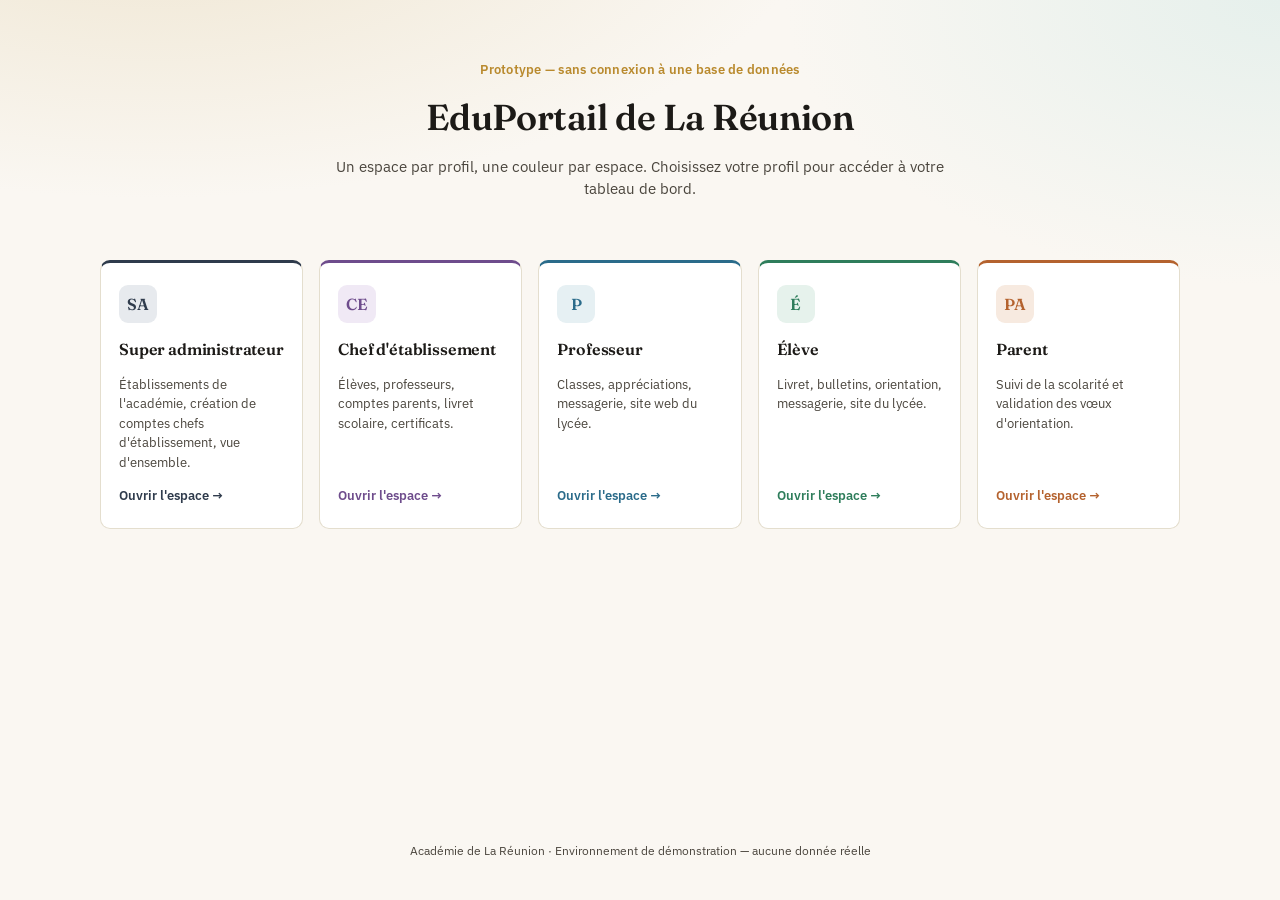
<file: index.html>
<!DOCTYPE html>
<html lang="fr">
<head>
<meta charset="UTF-8">
<meta name="viewport" content="width=device-width, initial-scale=1.0">
<title>EduPortail — Académie de La Réunion</title>
<link rel="stylesheet" href="style.css">
</head>
<body>

<div class="portal">

  <div class="portal-head">
    <div class="kicker">Prototype — sans connexion à une base de données</div>
    <h1>EduPortail de La Réunion</h1>
    <p>Un espace par profil, une couleur par espace. Choisissez votre profil pour accéder à votre tableau de bord.</p>
  </div>

  <div class="space-grid">

    <a class="space-card" style="--card-accent:var(--admin);--card-soft:var(--admin-soft)" href="#" data-role="admin">
      <div class="mark">SA</div>
      <h3>Super administrateur</h3>
      <p>Établissements de l'académie, création de comptes chefs d'établissement, vue d'ensemble.</p>
      <span class="go">Ouvrir l'espace →</span>
    </a>

    <a class="space-card" style="--card-accent:var(--chef);--card-soft:var(--chef-soft)" href="#" data-role="chef">
      <div class="mark">CE</div>
      <h3>Chef d'établissement</h3>
      <p>Élèves, professeurs, comptes parents, livret scolaire, certificats.</p>
      <span class="go">Ouvrir l'espace →</span>
    </a>

    <a class="space-card" style="--card-accent:var(--prof);--card-soft:var(--prof-soft)" href="#" data-role="prof">
      <div class="mark">P</div>
      <h3>Professeur</h3>
      <p>Classes, appréciations, messagerie, site web du lycée.</p>
      <span class="go">Ouvrir l'espace →</span>
    </a>

    <a class="space-card" style="--card-accent:var(--eleve);--card-soft:var(--eleve-soft)" href="#" data-role="eleve">
      <div class="mark">É</div>
      <h3>Élève</h3>
      <p>Livret, bulletins, orientation, messagerie, site du lycée.</p>
      <span class="go">Ouvrir l'espace →</span>
    </a>

    <a class="space-card" style="--card-accent:var(--parent);--card-soft:var(--parent-soft)" href="#" data-role="parent">
      <div class="mark">PA</div>
      <h3>Parent</h3>
      <p>Suivi de la scolarité et validation des vœux d'orientation.</p>
      <span class="go">Ouvrir l'espace →</span>
    </a>

  </div>

  <!-- Panneaux de connexion (un par rôle) -->
  <form class="login-panel" id="panel-admin" data-target="super-admin.html">
    <span class="role-tag" style="--role-accent:var(--admin);--role-soft:var(--admin-soft)"><span class="dot"></span>Super administrateur</span>
    <div class="field"><label>Identifiant académique</label><input type="text" placeholder="prenom.nom@ac-reunion.fr" required></div>
    <div class="field"><label>Mot de passe</label><input type="password" placeholder="••••••••" required></div>
    <button class="btn btn-primary" type="submit" style="width:100%;justify-content:center">Se connecter</button>
  </form>

  <form class="login-panel" id="panel-chef" data-target="chef-etablissement.html">
    <span class="role-tag" style="--role-accent:var(--chef);--role-soft:var(--chef-soft)"><span class="dot"></span>Chef d'établissement</span>
    <div class="field"><label>Établissement</label>
      <select required>
        <option value="">Sélectionner un établissement…</option>
      </select>
    </div>
    <div class="field"><label>Identifiant</label><input type="text" placeholder="prenom.nom" required></div>
    <div class="field"><label>Mot de passe</label><input type="password" placeholder="••••••••" required></div>
    <button class="btn btn-primary" type="submit" style="width:100%;justify-content:center">Se connecter</button>
  </form>

  <form class="login-panel" id="panel-prof" data-target="professeur.html">
    <span class="role-tag" style="--role-accent:var(--prof);--role-soft:var(--prof-soft)"><span class="dot"></span>Professeur</span>
    <div class="field"><label>Identifiant Pronote</label><input type="text" placeholder="prenom.nom" required></div>
    <div class="field"><label>Mot de passe</label><input type="password" placeholder="••••••••" required></div>
    <button class="btn btn-primary" type="submit" style="width:100%;justify-content:center">Se connecter</button>
  </form>

  <form class="login-panel" id="panel-eleve" data-target="eleve.html">
    <span class="role-tag" style="--role-accent:var(--eleve);--role-soft:var(--eleve-soft)"><span class="dot"></span>Élève</span>
    <div class="field"><label>INE</label><input type="text" placeholder="0741234567A" required></div>
    <div class="field"><label>Mot de passe</label><input type="password" placeholder="••••••••" required></div>
    <button class="btn btn-primary" type="submit" style="width:100%;justify-content:center">Se connecter</button>
  </form>

  <form class="login-panel" id="panel-parent" data-target="parent.html">
    <span class="role-tag" style="--role-accent:var(--parent);--role-soft:var(--parent-soft)"><span class="dot"></span>Parent</span>
    <div class="field"><label>Identifiant</label><input type="text" placeholder="prenom.nom" required></div>
    <div class="field"><label>Mot de passe</label><input type="password" placeholder="••••••••" required></div>
    <button class="btn btn-primary" type="submit" style="width:100%;justify-content:center">Se connecter</button>
  </form>

  <footer class="foot">Académie de La Réunion · Environnement de démonstration — aucune donnée réelle</footer>
</div>

<script src="data.js"></script>
<script>
  const cards = document.querySelectorAll('.space-card');
  const panels = document.querySelectorAll('.login-panel');

  // Remplit la liste des établissements dans le panneau "chef d'établissement"
  const sel = document.querySelector('#panel-chef select');
  ETABLISSEMENTS.forEach(e=>{
    const opt = document.createElement('option');
    opt.textContent = `${e.nom} — ${e.commune}`;
    sel.appendChild(opt);
  });

  cards.forEach(card=>{
    card.addEventListener('click', (e)=>{
      e.preventDefault();
      const role = card.dataset.role;
      panels.forEach(p=> p.classList.toggle('open', p.id === 'panel-'+role));
      document.getElementById('panel-'+role).scrollIntoView({behavior:'smooth', block:'center'});
    });
  });

  panels.forEach(panel=>{
    panel.addEventListener('submit', (e)=>{
      e.preventDefault();
      window.location.href = panel.dataset.target;
    });
  });
</script>
</body>
</html>
</file>
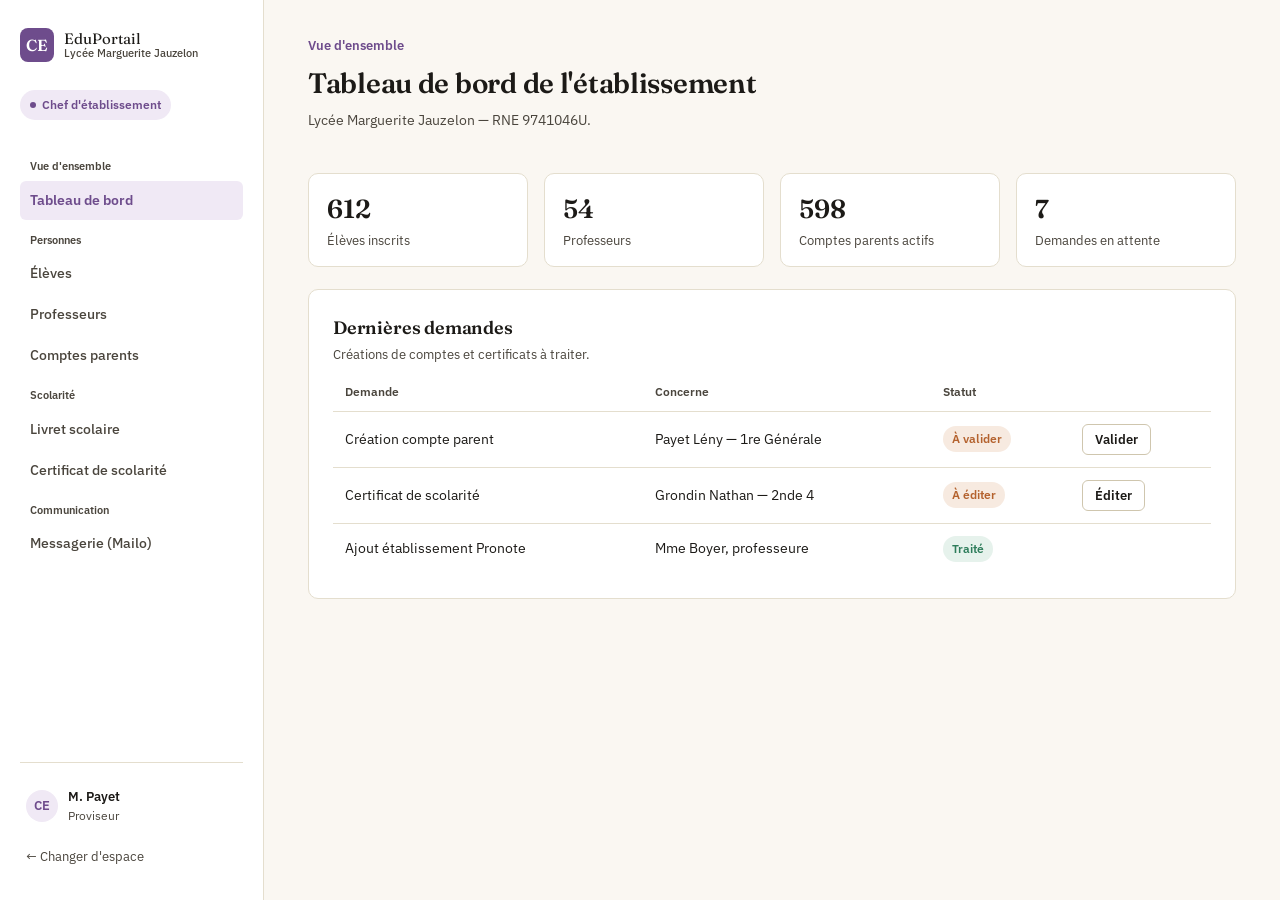
<file: chef-etablissement.html>
<!DOCTYPE html>
<html lang="fr">
<head>
<meta charset="UTF-8">
<meta name="viewport" content="width=device-width, initial-scale=1.0">
<title>Chef d'établissement — EduPortail</title>
<link rel="stylesheet" href="style.css">
<style>:root{--role-accent:var(--chef);--role-soft:var(--chef-soft);}</style>
</head>
<body>
<div class="app">

  <aside class="sidebar">
    <a class="brand" href="index.html">
      <div class="brand-mark">CE</div>
      <div class="brand-text">EduPortail<small>Lycée Marguerite Jauzelon</small></div>
    </a>
    <span class="role-tag"><span class="dot"></span>Chef d'établissement</span>

    <nav class="nav">
      <div class="nav-label">Vue d'ensemble</div>
      <a class="navlink active" data-nav="tableau">Tableau de bord</a>

      <div class="nav-label">Personnes</div>
      <a class="navlink" data-nav="eleves">Élèves</a>
      <a class="navlink" data-nav="professeurs">Professeurs</a>
      <a class="navlink" data-nav="parents">Comptes parents</a>

      <div class="nav-label">Scolarité</div>
      <a class="navlink" data-nav="livret">Livret scolaire</a>
      <a class="navlink" data-nav="certificat">Certificat de scolarité</a>

      <div class="nav-label">Communication</div>
      <a class="navlink" data-nav="messagerie">Messagerie (Mailo)</a>
    </nav>

    <div class="sidebar-foot">
      <div class="user-chip">
        <div class="avatar">CE</div>
        <div><div class="user-name">M. Payet</div><div class="user-role">Proviseur</div></div>
      </div>
      <a class="logout" href="index.html">← Changer d'espace</a>
    </div>
  </aside>

  <main class="main">

    <!-- TABLEAU DE BORD -->
    <section id="view-tableau" class="view">
      <div class="topbar">
        <div>
          <div class="eyebrow">Vue d'ensemble</div>
          <h1 class="page-title">Tableau de bord de l'établissement</h1>
          <p class="page-sub">Lycée Marguerite Jauzelon — RNE 9741046U.</p>
        </div>
      </div>
      <div class="grid grid-4" style="margin-bottom:22px">
        <div class="stat"><div class="n">612</div><div class="l">Élèves inscrits</div></div>
        <div class="stat"><div class="n">54</div><div class="l">Professeurs</div></div>
        <div class="stat"><div class="n">598</div><div class="l">Comptes parents actifs</div></div>
        <div class="stat"><div class="n">7</div><div class="l">Demandes en attente</div></div>
      </div>
      <div class="section">
        <div class="section-head"><div><h2>Dernières demandes</h2><p>Créations de comptes et certificats à traiter.</p></div></div>
        <table>
          <thead><tr><th>Demande</th><th>Concerne</th><th>Statut</th><th></th></tr></thead>
          <tbody>
            <tr><td>Création compte parent</td><td>Payet Lény — 1re Générale</td><td><span class="badge badge-amber">À valider</span></td><td><button class="btn btn-sm" onclick="toast('Compte parent validé')">Valider</button></td></tr>
            <tr><td>Certificat de scolarité</td><td>Grondin Nathan — 2nde 4</td><td><span class="badge badge-amber">À éditer</span></td><td><button class="btn btn-sm" onclick="go('certificat')">Éditer</button></td></tr>
            <tr><td>Ajout établissement Pronote</td><td>Mme Boyer, professeure</td><td><span class="badge badge-green">Traité</span></td><td></td></tr>
          </tbody>
        </table>
      </div>
    </section>

    <!-- ÉLÈVES -->
    <section id="view-eleves" class="view" style="display:none">
      <div class="topbar">
        <div><div class="eyebrow">Personnes</div><h1 class="page-title">Élèves</h1><p class="page-sub">Élèves rattachés à cet établissement, identifiés par leur INE.</p></div>
      </div>
      <div class="note" style="margin-bottom:18px">L'inscription d'un élève se fait uniquement depuis le compte <strong>Super Administrateur</strong> (rattachement par INE et RNE). Le chef d'établissement consulte ici la liste des élèves déjà inscrits.</div>
      <div class="section">
        <table>
          <thead><tr><th>Élève</th><th>INE</th><th>Classe</th><th></th></tr></thead>
          <tbody id="tbl-eleves"></tbody>
        </table>
      </div>
    </section>

    <!-- PROFESSEURS -->
    <section id="view-professeurs" class="view" style="display:none">
      <div class="topbar">
        <div><div class="eyebrow">Personnes</div><h1 class="page-title">Professeurs</h1><p class="page-sub">Un professeur intervenant dans un second lycée y possède un compte établissement distinct.</p></div>
        <button class="btn btn-primary" onclick="toast('Formulaire de création — prototype')">+ Créer un compte</button>
      </div>
      <div class="section">
        <table>
          <thead><tr><th>Professeur</th><th>Matière</th><th>Établissement(s) Pronote</th><th></th></tr></thead>
          <tbody>
            <tr><td>Mme Boyer</td><td>Mathématiques</td><td>Jauzelon <span class="badge badge-grey">+ Lépervanche</span></td><td><button class="btn btn-sm" onclick="toast('Fiche professeur — prototype')">Ouvrir</button></td></tr>
            <tr><td>M. Ricquebourg</td><td>Histoire-Géographie</td><td>Jauzelon</td><td><button class="btn btn-sm" onclick="toast('Fiche professeur — prototype')">Ouvrir</button></td></tr>
            <tr><td>Mme Lauret</td><td>Anglais</td><td>Jauzelon</td><td><button class="btn btn-sm" onclick="toast('Fiche professeur — prototype')">Ouvrir</button></td></tr>
          </tbody>
        </table>
      </div>
    </section>

    <!-- PARENTS -->
    <section id="view-parents" class="view" style="display:none">
      <div class="topbar">
        <div><div class="eyebrow">Personnes</div><h1 class="page-title">Comptes parents</h1><p class="page-sub">Un compte parent est créé par le chef d'établissement et rattaché à l'INE de son enfant.</p></div>
        <button class="btn btn-primary" onclick="toast('Formulaire de création — prototype')">+ Créer un compte parent</button>
      </div>
      <form class="section grid grid-2" onsubmit="event.preventDefault(); toast('Compte parent créé et rattaché');" style="margin-bottom:22px">
        <div class="field"><label>Nom du parent</label><input type="text" required></div>
        <div class="field"><label>Prénom du parent</label><input type="text" required></div>
        <div class="field"><label>INE de l'enfant à rattacher</label><input type="text" required placeholder="0741234567A"></div>
        <div class="field"><label>E-mail</label><input type="email" required></div>
        <div style="grid-column:1/-1"><button class="btn btn-primary" type="submit">Créer le compte</button></div>
      </form>
      <div class="section">
        <table>
          <thead><tr><th>Parent</th><th>Enfant rattaché</th><th>Statut</th></tr></thead>
          <tbody>
            <tr><td>Mme Payet</td><td>Lény Payet — 1re Générale</td><td><span class="badge badge-green">Actif</span></td></tr>
            <tr><td>M. Grondin</td><td>Nathan Grondin — 2nde 4</td><td><span class="badge badge-green">Actif</span></td></tr>
          </tbody>
        </table>
      </div>
    </section>

    <!-- LIVRET SCOLAIRE -->
    <section id="view-livret" class="view" style="display:none">
      <div class="topbar">
        <div><div class="eyebrow">Scolarité</div><h1 class="page-title">Livret scolaire annuel</h1><p class="page-sub">Saisie manuelle en attendant la remontée automatique depuis Pronote.</p></div>
      </div>
      <div class="section">
        <div class="section-head"><div><h2>Livret — Payet Lény, 1re Générale</h2></div></div>
        <table>
          <thead><tr><th>Matière</th><th>Moyenne annuelle</th><th>Appréciation</th></tr></thead>
          <tbody id="tbl-livret"></tbody>
        </table>
        <form class="grid grid-3" style="margin-top:18px" onsubmit="return ajouterMatiere(event)">
          <div class="field"><label>Matière</label><input type="text" id="lv-matiere" required></div>
          <div class="field"><label>Moyenne annuelle</label><input type="text" id="lv-moyenne" required placeholder="14,5/20"></div>
          <div class="field"><label>Appréciation</label><input type="text" id="lv-appreciation" required></div>
          <div><button class="btn btn-primary" type="submit">Ajouter la matière</button></div>
        </form>
      </div>
    </section>

    <!-- CERTIFICAT DE SCOLARITÉ -->
    <section id="view-certificat" class="view" style="display:none">
      <div class="topbar">
        <div><div class="eyebrow">Scolarité</div><h1 class="page-title">Certificat de scolarité</h1><p class="page-sub">Génération d'une attestation pour un élève de l'établissement.</p></div>
      </div>
      <form class="section grid grid-2" onsubmit="event.preventDefault(); toast('Certificat généré (PDF) — prototype')">
        <div class="field"><label>Élève</label>
          <select required><option>Payet Lény — 1re Générale</option><option>Grondin Nathan — 2nde 4</option></select>
        </div>
        <div class="field"><label>Année scolaire</label><input type="text" value="2026-2027" required></div>
        <div style="grid-column:1/-1"><button class="btn btn-primary" type="submit">Générer le certificat</button></div>
      </form>
    </section>

    <!-- MESSAGERIE -->
    <section id="view-messagerie" class="view" style="display:none">
      <div class="topbar">
        <div><div class="eyebrow">Communication</div><h1 class="page-title">Messagerie (Mailo)</h1><p class="page-sub">Boîte de messages de l'établissement.</p></div>
      </div>
      <div class="mail-layout">
        <div class="mail-list" id="mail-list"></div>
        <div class="mail-body" id="mail-body"></div>
      </div>
    </section>

  </main>
</div>

<script src="data.js"></script>
<script>
  function go(id){
    document.querySelectorAll('.view').forEach(v=>v.style.display='none');
    document.getElementById('view-'+id).style.display='block';
    document.querySelectorAll('.navlink').forEach(a=>a.classList.toggle('active', a.dataset.nav===id));
    window.scrollTo({top:0,behavior:'smooth'});
  }
  document.querySelectorAll('.navlink').forEach(a=>{
    a.addEventListener('click', e=>{ e.preventDefault(); go(a.dataset.nav); });
  });

  document.getElementById('tbl-eleves').innerHTML = ELEVES.map(el=>
    `<tr><td><strong>${el.prenom} ${el.nom}</strong></td><td><code>${el.ine}</code></td><td>${el.classe}</td>
     <td><button class="btn btn-sm" onclick="toast('Fiche élève — prototype')">Ouvrir</button></td></tr>`
  ).join('');

  const LIVRET = [
    {matiere:"Mathématiques", moyenne:"14,5/20", appreciation:"Bon trimestre, poursuivre les efforts en géométrie."},
    {matiere:"Français", moyenne:"12,8/20", appreciation:"Participation à renforcer à l'oral."},
  ];
  function renderLivret(){
    document.getElementById('tbl-livret').innerHTML = LIVRET.map(l=>
      `<tr><td>${l.matiere}</td><td>${l.moyenne}</td><td>${l.appreciation}</td></tr>`).join('');
  }
  renderLivret();
  function ajouterMatiere(ev){
    ev.preventDefault();
    LIVRET.push({
      matiere: document.getElementById('lv-matiere').value,
      moyenne: document.getElementById('lv-moyenne').value,
      appreciation: document.getElementById('lv-appreciation').value
    });
    renderLivret();
    ev.target.reset();
    toast('Matière ajoutée au livret');
    return false;
  }

  let activeMail = 0;
  function renderMail(){
    document.getElementById('mail-list').innerHTML = MAILS.map((m,i)=>
      `<div class="mail-item ${i===activeMail?'active':''}" onclick="selectMail(${i})">
        <div class="from">${m.from}</div><div class="subj">${m.subject}</div><div class="prev">${m.preview}</div>
      </div>`).join('');
    const m = MAILS[activeMail];
    document.getElementById('mail-body').innerHTML = `<h3 style="margin-bottom:4px">${m.subject}</h3><div class="muted" style="font-size:13px;margin-bottom:16px">De ${m.from}</div><div style="white-space:pre-line;font-size:14px">${m.body}</div>`;
  }
  function selectMail(i){ activeMail=i; renderMail(); }
  renderMail();
</script>
</body>
</html>
</file>
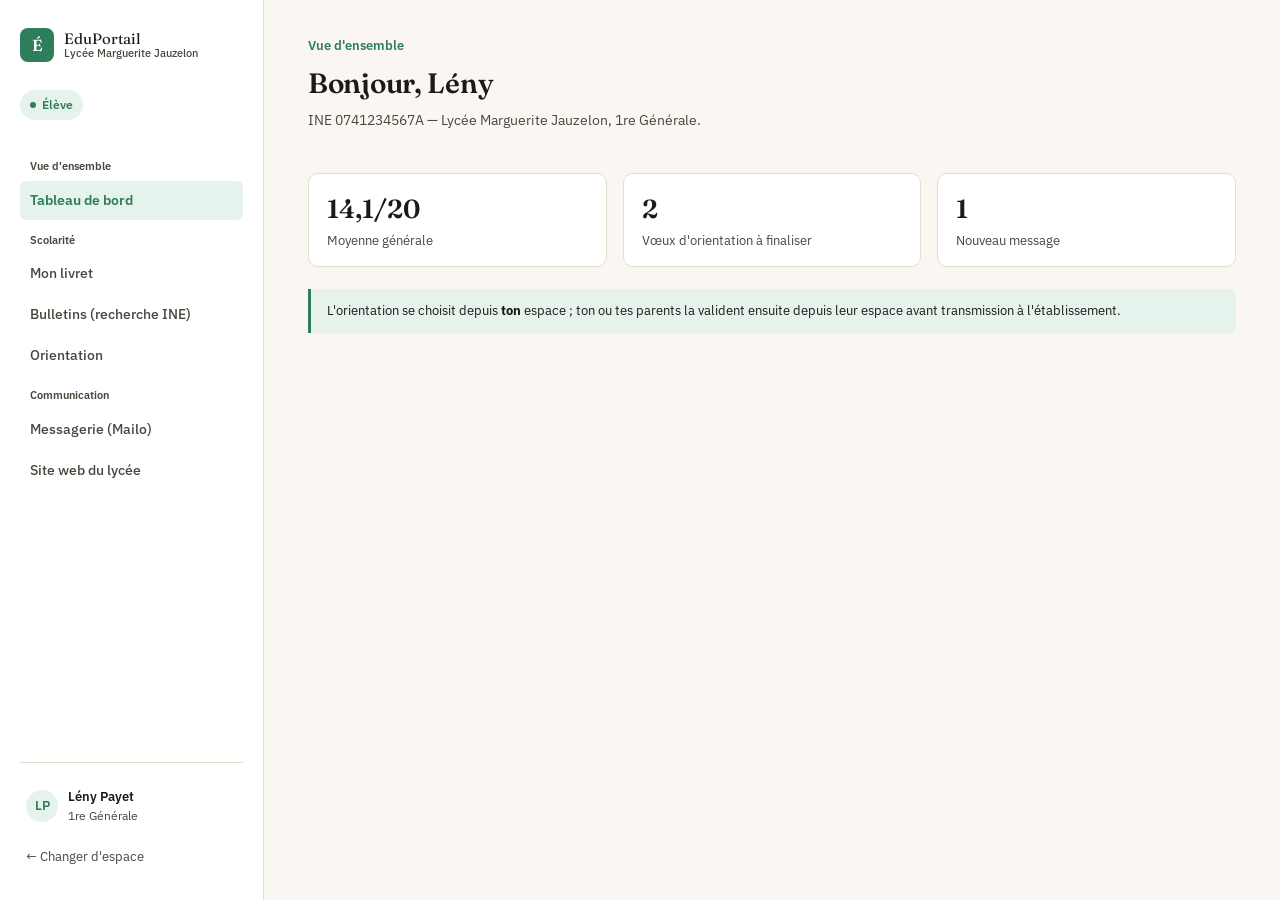
<file: eleve.html>
<!DOCTYPE html>
<html lang="fr">
<head>
<meta charset="UTF-8">
<meta name="viewport" content="width=device-width, initial-scale=1.0">
<title>Élève — EduPortail</title>
<link rel="stylesheet" href="style.css">
<style>:root{--role-accent:var(--eleve);--role-soft:var(--eleve-soft);}</style>
</head>
<body>
<div class="app">

  <aside class="sidebar">
    <a class="brand" href="index.html">
      <div class="brand-mark">É</div>
      <div class="brand-text">EduPortail<small>Lycée Marguerite Jauzelon</small></div>
    </a>
    <span class="role-tag"><span class="dot"></span>Élève</span>

    <nav class="nav">
      <div class="nav-label">Vue d'ensemble</div>
      <a class="navlink active" data-nav="tableau">Tableau de bord</a>

      <div class="nav-label">Scolarité</div>
      <a class="navlink" data-nav="livret">Mon livret</a>
      <a class="navlink" data-nav="bulletins">Bulletins (recherche INE)</a>
      <a class="navlink" data-nav="orientation">Orientation</a>

      <div class="nav-label">Communication</div>
      <a class="navlink" data-nav="messagerie">Messagerie (Mailo)</a>
      <a class="navlink" data-nav="site">Site web du lycée</a>
    </nav>

    <div class="sidebar-foot">
      <div class="user-chip">
        <div class="avatar">LP</div>
        <div><div class="user-name">Lény Payet</div><div class="user-role">1re Générale</div></div>
      </div>
      <a class="logout" href="index.html">← Changer d'espace</a>
    </div>
  </aside>

  <main class="main">

    <!-- TABLEAU DE BORD -->
    <section id="view-tableau" class="view">
      <div class="topbar">
        <div>
          <div class="eyebrow">Vue d'ensemble</div>
          <h1 class="page-title">Bonjour, Lény</h1>
          <p class="page-sub">INE 0741234567A — Lycée Marguerite Jauzelon, 1re Générale.</p>
        </div>
      </div>
      <div class="grid grid-3" style="margin-bottom:22px">
        <div class="stat"><div class="n">14,1/20</div><div class="l">Moyenne générale</div></div>
        <div class="stat"><div class="n">2</div><div class="l">Vœux d'orientation à finaliser</div></div>
        <div class="stat"><div class="n">1</div><div class="l">Nouveau message</div></div>
      </div>
      <div class="note">L'orientation se choisit depuis <strong>ton</strong> espace ; ton ou tes parents la valident ensuite depuis leur espace avant transmission à l'établissement.</div>
    </section>

    <!-- MON LIVRET -->
    <section id="view-livret" class="view" style="display:none">
      <div class="topbar">
        <div><div class="eyebrow">Scolarité</div><h1 class="page-title">Mon livret scolaire</h1><p class="page-sub">Moyennes et appréciations de l'année en cours.</p></div>
      </div>
      <div class="section">
        <table>
          <thead><tr><th>Matière</th><th>Moyenne annuelle</th><th>Appréciation</th></tr></thead>
          <tbody>
            <tr><td>Mathématiques</td><td>14,5/20</td><td>Bon trimestre, poursuivre les efforts en géométrie.</td></tr>
            <tr><td>Français</td><td>12,8/20</td><td>Participation à renforcer à l'oral.</td></tr>
            <tr><td>Histoire-Géographie</td><td>15,0/20</td><td>Très bon investissement, continue ainsi.</td></tr>
            <tr><td>Anglais</td><td>13,6/20</td><td>Bonne aisance à l'oral.</td></tr>
          </tbody>
        </table>
      </div>
    </section>

    <!-- BULLETINS -->
    <section id="view-bulletins" class="view" style="display:none">
      <div class="topbar">
        <div><div class="eyebrow">Scolarité</div><h1 class="page-title">Bulletins officiels</h1><p class="page-sub">Recherche de tes bulletins archivés via ton INE, y compris ceux d'un établissement précédent.</p></div>
      </div>
      <div class="section">
        <div class="field" style="max-width:360px">
          <label>Rechercher par INE</label>
          <div class="flex gap-8"><input type="text" id="bull-ine" value="0741234567A"><button class="btn btn-primary" onclick="rechercherBulletins()">Rechercher</button></div>
        </div>
        <div id="bull-resultats" style="margin-top:18px"></div>
      </div>
    </section>

    <!-- ORIENTATION -->
    <section id="view-orientation" class="view" style="display:none">
      <div class="topbar">
        <div><div class="eyebrow">Scolarité</div><h1 class="page-title">Orientation</h1><p class="page-sub">Choisis ta voie, tes parents valideront ensuite ta demande depuis leur espace.</p></div>
      </div>
      <div class="section">
        <div class="section-head"><div><h2>Voies proposées par l'établissement</h2></div></div>
        <div class="pill-list" id="voies"></div>
        <div class="flex gap-8" style="margin-top:20px">
          <button class="btn btn-primary" onclick="validerVoeu()">Enregistrer mon vœu</button>
        </div>
        <div class="note" style="margin-top:18px">Statut actuel : <span id="voeu-statut" class="badge badge-amber">En attente de validation parentale</span></div>
      </div>
    </section>

    <!-- MESSAGERIE -->
    <section id="view-messagerie" class="view" style="display:none">
      <div class="topbar">
        <div><div class="eyebrow">Communication</div><h1 class="page-title">Messagerie (Mailo)</h1><p class="page-sub">Messages de l'établissement et des professeurs.</p></div>
      </div>
      <div class="mail-layout">
        <div class="mail-list" id="mail-list"></div>
        <div class="mail-body" id="mail-body"></div>
      </div>
    </section>

    <!-- SITE WEB -->
    <section id="view-site" class="view" style="display:none">
      <div class="topbar">
        <div><div class="eyebrow">Communication</div><h1 class="page-title">Site web du lycée</h1><p class="page-sub">Actualités et vie de l'établissement.</p></div>
      </div>
      <div class="section">
        <div class="grid grid-2">
          <div class="stat"><div class="n" style="font-size:16px">Forum des métiers</div><div class="l">Publié le 12 novembre — Hall du lycée</div></div>
          <div class="stat"><div class="n" style="font-size:16px">Journée portes ouvertes</div><div class="l">Samedi 24 janvier, 9h–13h</div></div>
        </div>
      </div>
    </section>

  </main>
</div>

<script src="data.js"></script>
<script>
  function go(id){
    document.querySelectorAll('.view').forEach(v=>v.style.display='none');
    document.getElementById('view-'+id).style.display='block';
    document.querySelectorAll('.navlink').forEach(a=>a.classList.toggle('active', a.dataset.nav===id));
    window.scrollTo({top:0,behavior:'smooth'});
  }
  document.querySelectorAll('.navlink').forEach(a=>{
    a.addEventListener('click', e=>{ e.preventDefault(); go(a.dataset.nav); });
  });

  const VOIES = ["Voie Générale", "Voie Technologique", "Voie Professionnelle"];
  let voeuChoisi = null;
  document.getElementById('voies').innerHTML = VOIES.map(v=>`<button class="pill" data-voie="${v}">${v}</button>`).join('');
  document.querySelectorAll('.pill').forEach(p=>{
    p.addEventListener('click', ()=>{
      document.querySelectorAll('.pill').forEach(x=>x.classList.remove('selected'));
      p.classList.add('selected');
      voeuChoisi = p.dataset.voie;
    });
  });
  function validerVoeu(){
    if(!voeuChoisi){ toast('Choisis une voie avant d\'enregistrer'); return; }
    toast(`Vœu « ${voeuChoisi} » transmis pour validation parentale`);
  }

  function rechercherBulletins(){
    const ine = document.getElementById('bull-ine').value.trim();
    const el = ELEVES.find(e=>e.ine === ine);
    const box = document.getElementById('bull-resultats');
    if(!el){ box.innerHTML = `<div class="empty">Aucun bulletin trouvé pour cet INE.</div>`; return; }
    const etab = ETABLISSEMENTS.find(e=>e.rne===el.etab);
    box.innerHTML = `
      <table><thead><tr><th>Période</th><th>Établissement</th><th>Classe</th><th></th></tr></thead>
      <tbody>
        <tr><td>1er trimestre 2026-2027</td><td>${etab?etab.nom:''}</td><td>${el.classe}</td><td><button class="btn btn-sm" onclick="toast('Ouverture du PDF — prototype')">Ouvrir</button></td></tr>
      </tbody></table>`;
  }
  rechercherBulletins();

  let activeMail = 0;
  function renderMail(){
    document.getElementById('mail-list').innerHTML = MAILS.map((m,i)=>
      `<div class="mail-item ${i===activeMail?'active':''}" onclick="selectMail(${i})">
        <div class="from">${m.from}</div><div class="subj">${m.subject}</div><div class="prev">${m.preview}</div>
      </div>`).join('');
    const m = MAILS[activeMail];
    document.getElementById('mail-body').innerHTML = `<h3 style="margin-bottom:4px">${m.subject}</h3><div class="muted" style="font-size:13px;margin-bottom:16px">De ${m.from}</div><div style="white-space:pre-line;font-size:14px">${m.body}</div>`;
  }
  function selectMail(i){ activeMail=i; renderMail(); }
  renderMail();
</script>
</body>
</html>
</file>
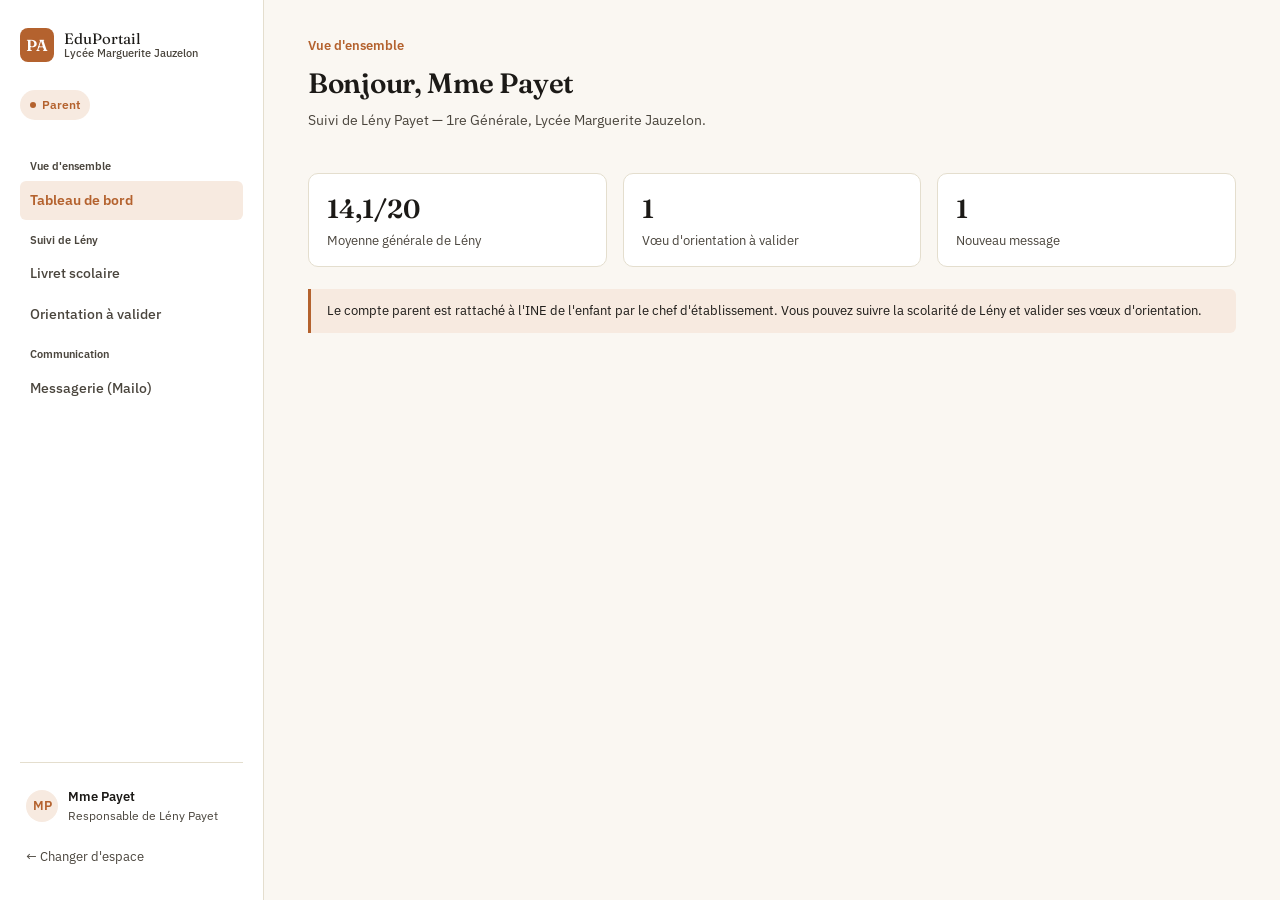
<file: parent.html>
<!DOCTYPE html>
<html lang="fr">
<head>
<meta charset="UTF-8">
<meta name="viewport" content="width=device-width, initial-scale=1.0">
<title>Parent — EduPortail</title>
<link rel="stylesheet" href="style.css">
<style>:root{--role-accent:var(--parent);--role-soft:var(--parent-soft);}</style>
</head>
<body>
<div class="app">

  <aside class="sidebar">
    <a class="brand" href="index.html">
      <div class="brand-mark">PA</div>
      <div class="brand-text">EduPortail<small>Lycée Marguerite Jauzelon</small></div>
    </a>
    <span class="role-tag"><span class="dot"></span>Parent</span>

    <nav class="nav">
      <div class="nav-label">Vue d'ensemble</div>
      <a class="navlink active" data-nav="tableau">Tableau de bord</a>

      <div class="nav-label">Suivi de Lény</div>
      <a class="navlink" data-nav="livret">Livret scolaire</a>
      <a class="navlink" data-nav="orientation">Orientation à valider</a>

      <div class="nav-label">Communication</div>
      <a class="navlink" data-nav="messagerie">Messagerie (Mailo)</a>
    </nav>

    <div class="sidebar-foot">
      <div class="user-chip">
        <div class="avatar">MP</div>
        <div><div class="user-name">Mme Payet</div><div class="user-role">Responsable de Lény Payet</div></div>
      </div>
      <a class="logout" href="index.html">← Changer d'espace</a>
    </div>
  </aside>

  <main class="main">

    <!-- TABLEAU DE BORD -->
    <section id="view-tableau" class="view">
      <div class="topbar">
        <div>
          <div class="eyebrow">Vue d'ensemble</div>
          <h1 class="page-title">Bonjour, Mme Payet</h1>
          <p class="page-sub">Suivi de Lény Payet — 1re Générale, Lycée Marguerite Jauzelon.</p>
        </div>
      </div>
      <div class="grid grid-3" style="margin-bottom:22px">
        <div class="stat"><div class="n">14,1/20</div><div class="l">Moyenne générale de Lény</div></div>
        <div class="stat"><div class="n">1</div><div class="l">Vœu d'orientation à valider</div></div>
        <div class="stat"><div class="n">1</div><div class="l">Nouveau message</div></div>
      </div>
      <div class="note">Le compte parent est rattaché à l'INE de l'enfant par le chef d'établissement. Vous pouvez suivre la scolarité de Lény et valider ses vœux d'orientation.</div>
    </section>

    <!-- LIVRET -->
    <section id="view-livret" class="view" style="display:none">
      <div class="topbar">
        <div><div class="eyebrow">Suivi de Lény</div><h1 class="page-title">Livret scolaire</h1><p class="page-sub">Moyennes et appréciations de l'année en cours.</p></div>
      </div>
      <div class="section">
        <table>
          <thead><tr><th>Matière</th><th>Moyenne annuelle</th><th>Appréciation</th></tr></thead>
          <tbody>
            <tr><td>Mathématiques</td><td>14,5/20</td><td>Bon trimestre, poursuivre les efforts en géométrie.</td></tr>
            <tr><td>Français</td><td>12,8/20</td><td>Participation à renforcer à l'oral.</td></tr>
            <tr><td>Histoire-Géographie</td><td>15,0/20</td><td>Très bon investissement, continue ainsi.</td></tr>
            <tr><td>Anglais</td><td>13,6/20</td><td>Bonne aisance à l'oral.</td></tr>
          </tbody>
        </table>
      </div>
    </section>

    <!-- ORIENTATION -->
    <section id="view-orientation" class="view" style="display:none">
      <div class="topbar">
        <div><div class="eyebrow">Suivi de Lény</div><h1 class="page-title">Orientation — validation</h1><p class="page-sub">Lény a choisi un vœu depuis son espace élève. Vous pouvez le valider ou le refuser.</p></div>
      </div>
      <div class="section">
        <div class="section-head">
          <div><h2>Vœu proposé par Lény</h2></div>
          <span class="badge badge-amber">En attente de votre validation</span>
        </div>
        <p style="font-size:15px;margin:0 0 18px"><strong>Voie choisie :</strong> Voie Générale</p>
        <div class="flex gap-8">
          <button class="btn btn-primary" onclick="validerVoeu(true)">Valider le vœu</button>
          <button class="btn btn-danger" onclick="validerVoeu(false)">Demander une modification</button>
        </div>
      </div>
    </section>

    <!-- MESSAGERIE -->
    <section id="view-messagerie" class="view" style="display:none">
      <div class="topbar">
        <div><div class="eyebrow">Communication</div><h1 class="page-title">Messagerie (Mailo)</h1><p class="page-sub">Échanges avec l'établissement au sujet de Lény.</p></div>
      </div>
      <div class="mail-layout">
        <div class="mail-list" id="mail-list"></div>
        <div class="mail-body" id="mail-body"></div>
      </div>
    </section>

  </main>
</div>

<script src="data.js"></script>
<script>
  function go(id){
    document.querySelectorAll('.view').forEach(v=>v.style.display='none');
    document.getElementById('view-'+id).style.display='block';
    document.querySelectorAll('.navlink').forEach(a=>a.classList.toggle('active', a.dataset.nav===id));
    window.scrollTo({top:0,behavior:'smooth'});
  }
  document.querySelectorAll('.navlink').forEach(a=>{
    a.addEventListener('click', e=>{ e.preventDefault(); go(a.dataset.nav); });
  });

  function validerVoeu(accepte){
    toast(accepte ? 'Vœu validé et transmis à l\'établissement' : 'Demande de modification envoyée à Lény');
  }

  let activeMail = 0;
  function renderMail(){
    document.getElementById('mail-list').innerHTML = MAILS.map((m,i)=>
      `<div class="mail-item ${i===activeMail?'active':''}" onclick="selectMail(${i})">
        <div class="from">${m.from}</div><div class="subj">${m.subject}</div><div class="prev">${m.preview}</div>
      </div>`).join('');
    const m = MAILS[activeMail];
    document.getElementById('mail-body').innerHTML = `<h3 style="margin-bottom:4px">${m.subject}</h3><div class="muted" style="font-size:13px;margin-bottom:16px">De ${m.from}</div><div style="white-space:pre-line;font-size:14px">${m.body}</div>`;
  }
  function selectMail(i){ activeMail=i; renderMail(); }
  renderMail();
</script>
</body>
</html>
</file>
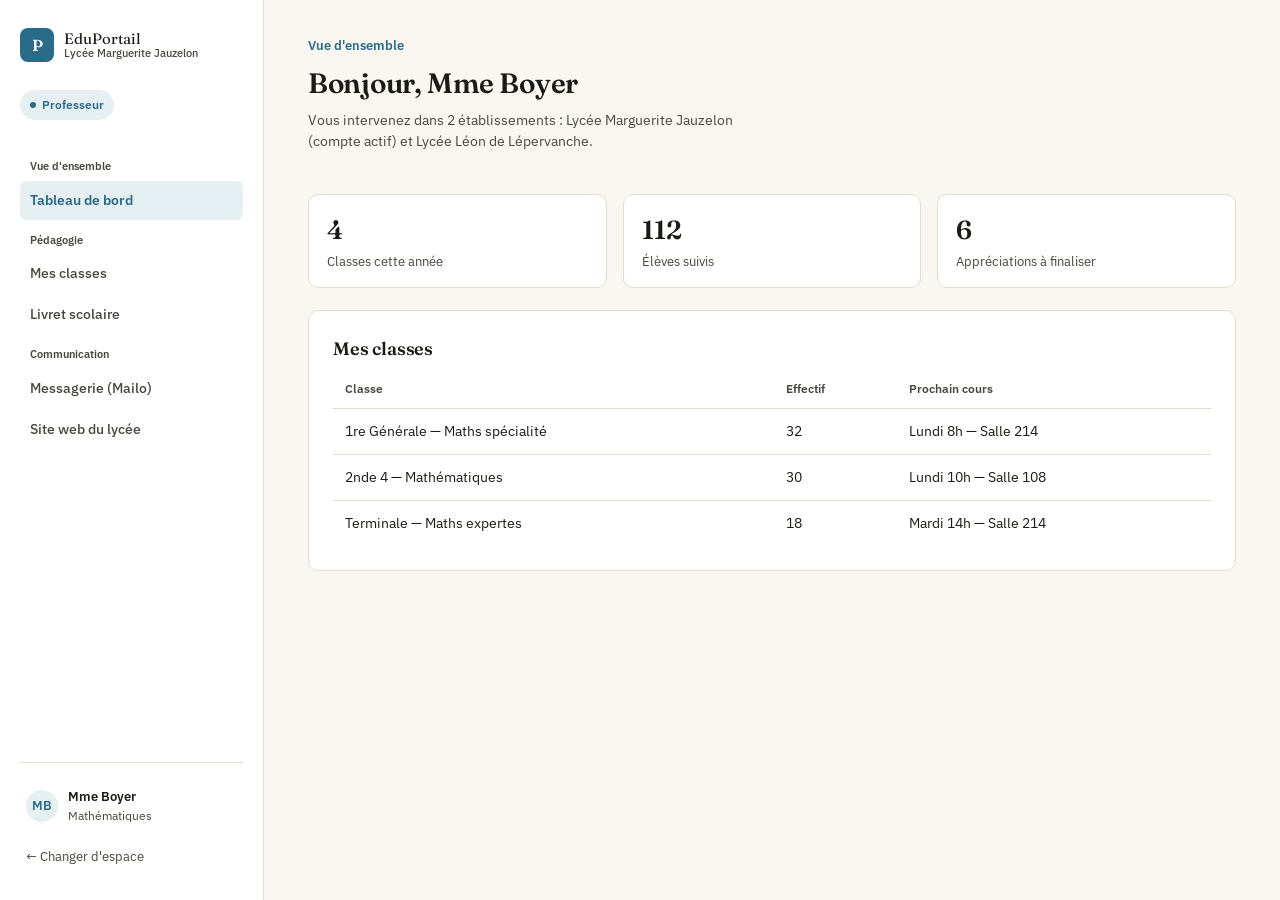
<file: professeur.html>
<!DOCTYPE html>
<html lang="fr">
<head>
<meta charset="UTF-8">
<meta name="viewport" content="width=device-width, initial-scale=1.0">
<title>Professeur — EduPortail</title>
<link rel="stylesheet" href="style.css">
<style>:root{--role-accent:var(--prof);--role-soft:var(--prof-soft);}</style>
</head>
<body>
<div class="app">

  <aside class="sidebar">
    <a class="brand" href="index.html">
      <div class="brand-mark">P</div>
      <div class="brand-text">EduPortail<small>Lycée Marguerite Jauzelon</small></div>
    </a>
    <span class="role-tag"><span class="dot"></span>Professeur</span>

    <nav class="nav">
      <div class="nav-label">Vue d'ensemble</div>
      <a class="navlink active" data-nav="tableau">Tableau de bord</a>

      <div class="nav-label">Pédagogie</div>
      <a class="navlink" data-nav="classes">Mes classes</a>
      <a class="navlink" data-nav="livret">Livret scolaire</a>

      <div class="nav-label">Communication</div>
      <a class="navlink" data-nav="messagerie">Messagerie (Mailo)</a>
      <a class="navlink" data-nav="site">Site web du lycée</a>
    </nav>

    <div class="sidebar-foot">
      <div class="user-chip">
        <div class="avatar">MB</div>
        <div><div class="user-name">Mme Boyer</div><div class="user-role">Mathématiques</div></div>
      </div>
      <a class="logout" href="index.html">← Changer d'espace</a>
    </div>
  </aside>

  <main class="main">

    <!-- TABLEAU DE BORD -->
    <section id="view-tableau" class="view">
      <div class="topbar">
        <div>
          <div class="eyebrow">Vue d'ensemble</div>
          <h1 class="page-title">Bonjour, Mme Boyer</h1>
          <p class="page-sub">Vous intervenez dans 2 établissements : Lycée Marguerite Jauzelon (compte actif) et Lycée Léon de Lépervanche.</p>
        </div>
      </div>
      <div class="grid grid-3" style="margin-bottom:22px">
        <div class="stat"><div class="n">4</div><div class="l">Classes cette année</div></div>
        <div class="stat"><div class="n">112</div><div class="l">Élèves suivis</div></div>
        <div class="stat"><div class="n">6</div><div class="l">Appréciations à finaliser</div></div>
      </div>
      <div class="section">
        <div class="section-head"><div><h2>Mes classes</h2></div></div>
        <table>
          <thead><tr><th>Classe</th><th>Effectif</th><th>Prochain cours</th></tr></thead>
          <tbody>
            <tr><td>1re Générale — Maths spécialité</td><td>32</td><td>Lundi 8h — Salle 214</td></tr>
            <tr><td>2nde 4 — Mathématiques</td><td>30</td><td>Lundi 10h — Salle 108</td></tr>
            <tr><td>Terminale — Maths expertes</td><td>18</td><td>Mardi 14h — Salle 214</td></tr>
          </tbody>
        </table>
      </div>
    </section>

    <!-- MES CLASSES -->
    <section id="view-classes" class="view" style="display:none">
      <div class="topbar">
        <div><div class="eyebrow">Pédagogie</div><h1 class="page-title">Mes classes</h1><p class="page-sub">Détail des classes et élèves suivis.</p></div>
      </div>
      <div class="tabs" data-panels="classe">
        <button class="tab active" data-target="cl-1re" data-panels="classe">1re Générale</button>
        <button class="tab" data-target="cl-2nde" data-panels="classe">2nde 4</button>
        <button class="tab" data-target="cl-term" data-panels="classe">Terminale</button>
      </div>
      <div id="cl-1re" class="tabpanel active" data-group="classe">
        <div class="section">
          <table><thead><tr><th>Élève</th><th>INE</th><th>Moyenne</th></tr></thead>
          <tbody id="tbl-cl-1re"></tbody></table>
        </div>
      </div>
      <div id="cl-2nde" class="tabpanel" data-group="classe">
        <div class="section"><div class="empty">30 élèves — détail non chargé dans cette démonstration.</div></div>
      </div>
      <div id="cl-term" class="tabpanel" data-group="classe">
        <div class="section"><div class="empty">18 élèves — détail non chargé dans cette démonstration.</div></div>
      </div>
    </section>

    <!-- LIVRET -->
    <section id="view-livret" class="view" style="display:none">
      <div class="topbar">
        <div><div class="eyebrow">Pédagogie</div><h1 class="page-title">Livret scolaire — ma matière</h1><p class="page-sub">Saisie de la moyenne et de l'appréciation, en attendant la remontée automatique depuis Pronote.</p></div>
      </div>
      <form class="section grid grid-3" onsubmit="return saisirAppreciation(event)">
        <div class="field"><label>Élève</label>
          <select id="ap-eleve" required></select>
        </div>
        <div class="field"><label>Moyenne annuelle</label><input type="text" id="ap-moyenne" required placeholder="15/20"></div>
        <div class="field" style="grid-column:span 1"><label>Appréciation</label><input type="text" id="ap-appreciation" required></div>
        <div style="grid-column:1/-1"><button class="btn btn-primary" type="submit">Enregistrer</button></div>
      </form>
      <div class="section">
        <table><thead><tr><th>Élève</th><th>Moyenne</th><th>Appréciation</th></tr></thead>
          <tbody id="tbl-appreciations"></tbody></table>
      </div>
    </section>

    <!-- MESSAGERIE -->
    <section id="view-messagerie" class="view" style="display:none">
      <div class="topbar">
        <div><div class="eyebrow">Communication</div><h1 class="page-title">Messagerie (Mailo)</h1><p class="page-sub">Échanges avec la direction, la vie scolaire et les familles.</p></div>
      </div>
      <div class="mail-layout">
        <div class="mail-list" id="mail-list"></div>
        <div class="mail-body" id="mail-body"></div>
      </div>
    </section>

    <!-- SITE WEB DU LYCÉE -->
    <section id="view-site" class="view" style="display:none">
      <div class="topbar">
        <div><div class="eyebrow">Communication</div><h1 class="page-title">Site web du lycée</h1><p class="page-sub">Actualités et informations publiques de l'établissement.</p></div>
      </div>
      <div class="section">
        <div class="grid grid-2">
          <div class="stat"><div class="n" style="font-size:16px">Forum des métiers</div><div class="l">Publié le 12 novembre — Hall du lycée</div></div>
          <div class="stat"><div class="n" style="font-size:16px">Conseils de classe du 2ᵉ trimestre</div><div class="l">Publié le 2 décembre — Calendrier détaillé</div></div>
        </div>
      </div>
    </section>

  </main>
</div>

<script src="data.js"></script>
<script>
  function go(id){
    document.querySelectorAll('.view').forEach(v=>v.style.display='none');
    document.getElementById('view-'+id).style.display='block';
    document.querySelectorAll('.navlink').forEach(a=>a.classList.toggle('active', a.dataset.nav===id));
    window.scrollTo({top:0,behavior:'smooth'});
  }
  document.querySelectorAll('.navlink').forEach(a=>{
    a.addEventListener('click', e=>{ e.preventDefault(); go(a.dataset.nav); });
  });

  const CLASSE_1RE = [
    {nom:"Payet Lény", ine:"0741234567A", moyenne:"14,5/20"},
    {nom:"Fontaine Ilan", ine:"0741234571E", moyenne:"11,2/20"},
  ];
  document.getElementById('tbl-cl-1re').innerHTML = CLASSE_1RE.map(e=>
    `<tr><td>${e.nom}</td><td><code>${e.ine}</code></td><td>${e.moyenne}</td></tr>`).join('');

  const apSelect = document.getElementById('ap-eleve');
  CLASSE_1RE.forEach(e=>{
    const opt = document.createElement('option'); opt.textContent = e.nom; apSelect.appendChild(opt);
  });

  const APPRECIATIONS = [];
  function renderApp(){
    document.getElementById('tbl-appreciations').innerHTML = APPRECIATIONS.length
      ? APPRECIATIONS.map(a=>`<tr><td>${a.eleve}</td><td>${a.moyenne}</td><td>${a.appreciation}</td></tr>`).join('')
      : `<tr><td colspan="3" class="muted">Aucune appréciation saisie pour l'instant.</td></tr>`;
  }
  renderApp();
  function saisirAppreciation(ev){
    ev.preventDefault();
    APPRECIATIONS.push({
      eleve: document.getElementById('ap-eleve').value,
      moyenne: document.getElementById('ap-moyenne').value,
      appreciation: document.getElementById('ap-appreciation').value
    });
    renderApp();
    toast('Appréciation enregistrée');
    ev.target.reset();
    return false;
  }

  let activeMail = 0;
  function renderMail(){
    document.getElementById('mail-list').innerHTML = MAILS.map((m,i)=>
      `<div class="mail-item ${i===activeMail?'active':''}" onclick="selectMail(${i})">
        <div class="from">${m.from}</div><div class="subj">${m.subject}</div><div class="prev">${m.preview}</div>
      </div>`).join('');
    const m = MAILS[activeMail];
    document.getElementById('mail-body').innerHTML = `<h3 style="margin-bottom:4px">${m.subject}</h3><div class="muted" style="font-size:13px;margin-bottom:16px">De ${m.from}</div><div style="white-space:pre-line;font-size:14px">${m.body}</div>`;
  }
  function selectMail(i){ activeMail=i; renderMail(); }
  renderMail();
</script>
</body>
</html>
</file>
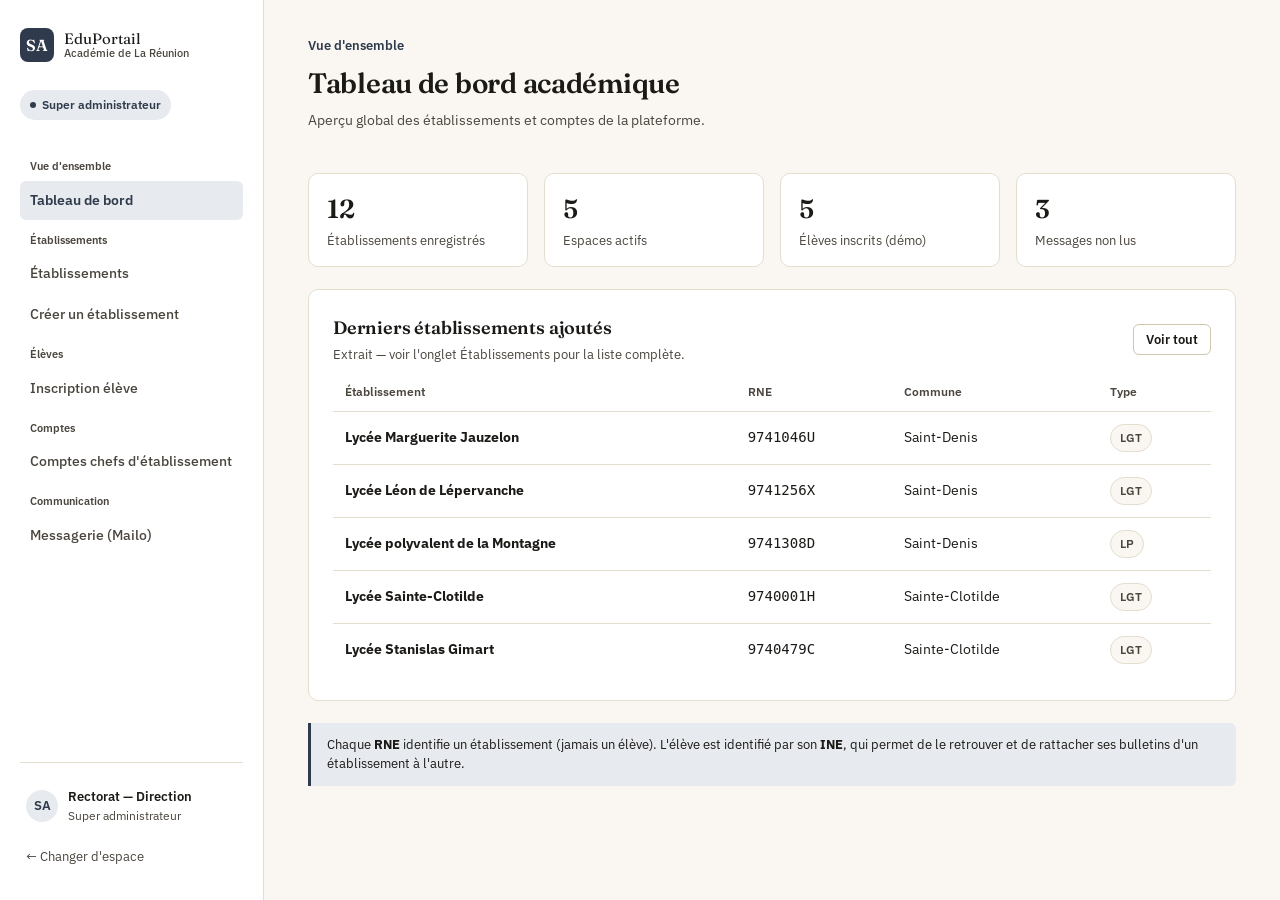
<file: super-admin.html>
<!DOCTYPE html>
<html lang="fr">
<head>
<meta charset="UTF-8">
<meta name="viewport" content="width=device-width, initial-scale=1.0">
<title>Super administrateur — EduPortail</title>
<link rel="stylesheet" href="style.css">
<style>:root{--role-accent:var(--admin);--role-soft:var(--admin-soft);}</style>
</head>
<body>
<div class="app">

  <aside class="sidebar">
    <a class="brand" href="index.html">
      <div class="brand-mark">SA</div>
      <div class="brand-text">EduPortail<small>Académie de La Réunion</small></div>
    </a>
    <span class="role-tag"><span class="dot"></span>Super administrateur</span>

    <nav class="nav">
      <div class="nav-label">Vue d'ensemble</div>
      <a href="#tableau" class="navlink active" data-nav="tableau">Tableau de bord</a>

      <div class="nav-label">Établissements</div>
      <a href="#etablissements" class="navlink" data-nav="etablissements">Établissements</a>
      <a href="#nouvel-etab" class="navlink" data-nav="nouvel-etab">Créer un établissement</a>

      <div class="nav-label">Élèves</div>
      <a href="#inscription" class="navlink" data-nav="inscription">Inscription élève</a>

      <div class="nav-label">Comptes</div>
      <a href="#comptes-chefs" class="navlink" data-nav="comptes-chefs">Comptes chefs d'établissement</a>

      <div class="nav-label">Communication</div>
      <a href="#messagerie" class="navlink" data-nav="messagerie">Messagerie (Mailo)</a>
    </nav>

    <div class="sidebar-foot">
      <div class="user-chip">
        <div class="avatar">SA</div>
        <div>
          <div class="user-name">Rectorat — Direction</div>
          <div class="user-role">Super administrateur</div>
        </div>
      </div>
      <a class="logout" href="index.html">← Changer d'espace</a>
    </div>
  </aside>

  <main class="main">

    <!-- TABLEAU DE BORD -->
    <section id="view-tableau" class="view">
      <div class="topbar">
        <div>
          <div class="eyebrow">Vue d'ensemble</div>
          <h1 class="page-title">Tableau de bord académique</h1>
          <p class="page-sub">Aperçu global des établissements et comptes de la plateforme.</p>
        </div>
      </div>

      <div class="grid grid-4" style="margin-bottom:22px">
        <div class="stat"><div class="n" id="stat-etabs">—</div><div class="l">Établissements enregistrés</div></div>
        <div class="stat"><div class="n">5</div><div class="l">Espaces actifs</div></div>
        <div class="stat"><div class="n" id="stat-eleves">—</div><div class="l">Élèves inscrits (démo)</div></div>
        <div class="stat"><div class="n">3</div><div class="l">Messages non lus</div></div>
      </div>

      <div class="section">
        <div class="section-head">
          <div><h2>Derniers établissements ajoutés</h2><p>Extrait — voir l'onglet Établissements pour la liste complète.</p></div>
          <button class="btn btn-sm" onclick="go('etablissements')">Voir tout</button>
        </div>
        <table>
          <thead><tr><th>Établissement</th><th>RNE</th><th>Commune</th><th>Type</th></tr></thead>
          <tbody id="tbl-apercu"></tbody>
        </table>
      </div>

      <div class="note">Chaque <strong>RNE</strong> identifie un établissement (jamais un élève). L'élève est identifié par son <strong>INE</strong>, qui permet de le retrouver et de rattacher ses bulletins d'un établissement à l'autre.</div>
    </section>

    <!-- ÉTABLISSEMENTS -->
    <section id="view-etablissements" class="view" style="display:none">
      <div class="topbar">
        <div>
          <div class="eyebrow">Établissements</div>
          <h1 class="page-title">Établissements de La Réunion</h1>
          <p class="page-sub">Liste académique par RNE. Base pré-remplie pour la démonstration, à synchroniser avec l'annuaire officiel.</p>
        </div>
        <button class="btn btn-primary" onclick="go('nouvel-etab')">+ Créer un établissement</button>
      </div>

      <div class="section">
        <div class="section-head">
          <div class="field" style="margin:0;width:280px"><input type="text" id="etab-search" placeholder="Rechercher par nom, commune ou RNE…"></div>
        </div>
        <table>
          <thead><tr><th>Établissement</th><th>RNE</th><th>Type</th><th>Commune</th><th>Adresse Pronote</th><th></th></tr></thead>
          <tbody id="tbl-etabs"></tbody>
        </table>
      </div>
    </section>

    <!-- CRÉER UN ÉTABLISSEMENT -->
    <section id="view-nouvel-etab" class="view" style="display:none">
      <div class="topbar">
        <div>
          <div class="eyebrow">Établissements</div>
          <h1 class="page-title">Créer un établissement</h1>
          <p class="page-sub">Un établissement correspond à une adresse Pronote unique. Un professeur intervenant dans deux lycées possède deux comptes établissement distincts.</p>
        </div>
      </div>

      <form class="section" onsubmit="return creerEtablissement(event)">
        <div class="grid grid-2">
          <div class="field"><label>Nom de l'établissement</label><input type="text" id="ne-nom" required placeholder="Lycée…"></div>
          <div class="field"><label>Code RNE / UAI</label><input type="text" id="ne-rne" required placeholder="9740000X" maxlength="8"></div>
          <div class="field"><label>Type</label>
            <select id="ne-type">
              <option>LGT — Lycée général et technologique</option>
              <option>LP — Lycée professionnel</option>
              <option>LPO — Lycée polyvalent</option>
            </select>
          </div>
          <div class="field"><label>Commune</label><input type="text" id="ne-commune" required placeholder="Saint-Denis"></div>
          <div class="field" style="grid-column:1/-1"><label>Adresse Pronote</label>
            <input type="text" id="ne-pronote" required placeholder="moneetablissement.pronote.ac-reunion.fr">
            <span class="hint">Une adresse Pronote = un établissement. Un second lycée pour un même professeur se déclare comme un établissement séparé.</span>
          </div>
        </div>
        <div class="flex gap-8" style="margin-top:8px">
          <button class="btn btn-primary" type="submit">Créer l'établissement</button>
          <button class="btn" type="button" onclick="go('etablissements')">Annuler</button>
        </div>
      </form>
    </section>

    <!-- INSCRIPTION ÉLÈVE -->
    <section id="view-inscription" class="view" style="display:none">
      <div class="topbar">
        <div>
          <div class="eyebrow">Élèves</div>
          <h1 class="page-title">Inscription élève</h1>
          <p class="page-sub">L'élève est rattaché par son INE. Le RNE ci-dessous ne fait que désigner l'établissement d'affectation.</p>
        </div>
      </div>

      <form class="section" onsubmit="return inscrireEleve(event)">
        <div class="grid grid-2">
          <div class="field"><label>INE</label><input type="text" required placeholder="0741234567A" maxlength="11">
            <span class="hint">Identifiant National Élève — sert à retrouver l'élève et ses bulletins d'un établissement à l'autre.</span>
          </div>
          <div class="field"><label>Établissement d'affectation (RNE)</label>
            <select id="ie-etab" required></select>
          </div>
          <div class="field"><label>Nom</label><input type="text" required></div>
          <div class="field"><label>Prénom</label><input type="text" required></div>
          <div class="field"><label>Date de naissance</label><input type="date" required></div>
          <div class="field"><label>Classe</label><input type="text" placeholder="2nde 4, 1re Générale…" required></div>
          <div class="field"><label>Téléphone du responsable</label>
            <div class="input-group">
              <span class="prefix">+262</span>
              <input type="tel" placeholder="692 00 00 00">
            </div>
            <span class="hint">Indicatif modifiable si le responsable réside hors de La Réunion.</span>
          </div>
          <div class="field"><label>E-mail du responsable</label><input type="email" placeholder="parent@exemple.re"></div>
        </div>
        <div class="flex gap-8" style="margin-top:8px">
          <button class="btn btn-primary" type="submit">Inscrire l'élève</button>
          <button class="btn" type="reset">Réinitialiser</button>
        </div>
      </form>

      <div class="section">
        <div class="section-head"><div><h2>Élèves inscrits récemment</h2></div></div>
        <table>
          <thead><tr><th>Élève</th><th>INE</th><th>Classe</th><th>Établissement</th></tr></thead>
          <tbody id="tbl-eleves-recents"></tbody>
        </table>
      </div>
    </section>

    <!-- COMPTES CHEFS D'ÉTABLISSEMENT -->
    <section id="view-comptes-chefs" class="view" style="display:none">
      <div class="topbar">
        <div>
          <div class="eyebrow">Comptes</div>
          <h1 class="page-title">Comptes chefs d'établissement</h1>
          <p class="page-sub">Un compte chef d'établissement par lycée. C'est ensuite le chef d'établissement qui crée les comptes professeurs, élèves et parents de son lycée.</p>
        </div>
        <button class="btn btn-primary" onclick="toast('Formulaire de création — prototype')">+ Créer un compte</button>
      </div>
      <div class="section">
        <table>
          <thead><tr><th>Établissement</th><th>Chef d'établissement</th><th>Statut</th><th></th></tr></thead>
          <tbody id="tbl-chefs"></tbody>
        </table>
      </div>
    </section>

    <!-- MESSAGERIE -->
    <section id="view-messagerie" class="view" style="display:none">
      <div class="topbar">
        <div>
          <div class="eyebrow">Communication</div>
          <h1 class="page-title">Messagerie académique (Mailo)</h1>
          <p class="page-sub">Boîte de messages du super administrateur, commune aux échanges avec les établissements.</p>
        </div>
      </div>
      <div class="mail-layout">
        <div class="mail-list" id="mail-list"></div>
        <div class="mail-body" id="mail-body"></div>
      </div>
    </section>

  </main>
</div>

<script src="data.js"></script>
<script>
  document.documentElement.style.setProperty('--role-accent', 'var(--admin)');

  function go(id){
    document.querySelectorAll('.view').forEach(v=>v.style.display='none');
    document.getElementById('view-'+id).style.display='block';
    document.querySelectorAll('.navlink').forEach(a=>a.classList.toggle('active', a.dataset.nav===id));
    window.scrollTo({top:0,behavior:'smooth'});
  }
  document.querySelectorAll('.navlink').forEach(a=>{
    a.addEventListener('click', e=>{ e.preventDefault(); go(a.dataset.nav); });
  });

  // Peuplement des tableaux
  document.getElementById('stat-etabs').textContent = ETABLISSEMENTS.length;
  document.getElementById('stat-eleves').textContent = ELEVES.length;

  function rowEtab(e){
    return `<tr><td><strong>${e.nom}</strong></td><td><code>${e.rne}</code></td><td><span class="badge badge-grey">${e.type}</span></td><td>${e.commune}</td><td class="muted">${e.pronote}</td><td></td></tr>`;
  }
  document.getElementById('tbl-apercu').innerHTML = ETABLISSEMENTS.slice(0,5).map(e=>
    `<tr><td><strong>${e.nom}</strong></td><td><code>${e.rne}</code></td><td>${e.commune}</td><td><span class="badge badge-grey">${e.type}</span></td></tr>`
  ).join('');

  function renderEtabs(list){
    document.getElementById('tbl-etabs').innerHTML = list.map(e=>
      `<tr><td><strong>${e.nom}</strong></td><td><code>${e.rne}</code></td><td><span class="badge badge-grey">${e.type}</span></td><td>${e.commune}</td><td class="muted">${e.pronote}</td>
       <td><button class="btn btn-sm" onclick="toast('Fiche établissement — prototype')">Ouvrir</button></td></tr>`
    ).join('');
  }
  renderEtabs(ETABLISSEMENTS);

  document.getElementById('etab-search').addEventListener('input', (e)=>{
    const q = e.target.value.toLowerCase();
    renderEtabs(ETABLISSEMENTS.filter(x => (x.nom+x.commune+x.rne).toLowerCase().includes(q)));
  });

  const ieSelect = document.getElementById('ie-etab');
  ETABLISSEMENTS.forEach(e=>{
    const opt = document.createElement('option');
    opt.value = e.rne;
    opt.textContent = `${e.nom} — ${e.rne}`;
    ieSelect.appendChild(opt);
  });

  document.getElementById('tbl-eleves-recents').innerHTML = ELEVES.map(el=>{
    const etab = ETABLISSEMENTS.find(e=>e.rne===el.etab);
    return `<tr><td><strong>${el.prenom} ${el.nom}</strong></td><td><code>${el.ine}</code></td><td>${el.classe}</td><td>${etab? etab.nom : ''}</td></tr>`;
  }).join('');

  document.getElementById('tbl-chefs').innerHTML = ETABLISSEMENTS.slice(0,6).map((e,i)=>
    `<tr><td>${e.nom}</td><td>Compte à créer</td><td><span class="badge badge-amber">En attente</span></td>
     <td><button class="btn btn-sm" onclick="toast('Création du compte — prototype')">Créer le compte</button></td></tr>`
  ).join('');

  function creerEtablissement(ev){
    ev.preventDefault();
    const nom = document.getElementById('ne-nom').value;
    ETABLISSEMENTS.unshift({
      rne: document.getElementById('ne-rne').value || '974XXXXX',
      nom, type: document.getElementById('ne-type').value.split(' ')[0],
      commune: document.getElementById('ne-commune').value,
      pronote: document.getElementById('ne-pronote').value
    });
    renderEtabs(ETABLISSEMENTS);
    toast(`Établissement « ${nom} » créé`);
    ev.target.reset();
    go('etablissements');
    return false;
  }

  function inscrireEleve(ev){
    ev.preventDefault();
    toast('Élève inscrit avec succès');
    ev.target.reset();
    return false;
  }

  // Messagerie
  let activeMail = 0;
  function renderMail(){
    document.getElementById('mail-list').innerHTML = MAILS.map((m,i)=>
      `<div class="mail-item ${i===activeMail?'active':''}" onclick="selectMail(${i})">
        <div class="from">${m.from}</div><div class="subj">${m.subject}</div><div class="prev">${m.preview}</div>
      </div>`).join('');
    const m = MAILS[activeMail];
    document.getElementById('mail-body').innerHTML = `<h3 style="margin-bottom:4px">${m.subject}</h3><div class="muted" style="font-size:13px;margin-bottom:16px">De ${m.from}</div><div style="white-space:pre-line;font-size:14px">${m.body}</div>`;
  }
  function selectMail(i){ activeMail=i; renderMail(); }
  renderMail();
</script>
</body>
</html>
</file>
<file: style.css>
/* =========================================================
   Plateforme scolaire académique — La Réunion
   Design system partagé
   ========================================================= */

@import url('https://fonts.googleapis.com/css2?family=Fraunces:opsz,wght@9..144,400;9..144,500;9..144,600;9..144,700&family=IBM+Plex+Sans:wght@400;500;600;700&display=swap');

:root{
  /* Base */
  --ink: #1C1A17;
  --ink-soft: #4A453D;
  --paper: #FAF7F2;
  --paper-raised: #FFFFFF;
  --line: #E4DECE;
  --line-strong: #CFC6AE;

  /* Accent minéral commun (basalte / lave — clin d'œil au Piton de la Fournaise) */
  --basalte: #2B2B2E;

  /* Couleurs de rôle */
  --admin: #2F3B4C;
  --admin-soft: #E7EAEE;
  --admin-gold: #B98A2E;

  --chef: #6E4C8C;
  --chef-soft: #F0E9F5;

  --prof: #2A6B8A;
  --prof-soft: #E6F0F3;

  --eleve: #2E7D5B;
  --eleve-soft: #E6F2EC;

  --parent: #B4622E;
  --parent-soft: #F7EAE0;

  --radius: 10px;
  --radius-sm: 6px;
  --shadow: 0 1px 2px rgba(28,26,23,0.06), 0 8px 24px -12px rgba(28,26,23,0.18);
}

*{box-sizing:border-box;}
html,body{margin:0;padding:0;}
body{
  font-family:'IBM Plex Sans', -apple-system, sans-serif;
  background:var(--paper);
  color:var(--ink);
  line-height:1.5;
  -webkit-font-smoothing:antialiased;
}

h1,h2,h3,.display{
  font-family:'Fraunces', serif;
  font-weight:600;
  letter-spacing:-0.01em;
  margin:0;
  color:var(--ink);
}

a{color:inherit;}
button{font-family:inherit;}

/* Focus visibility */
a:focus-visible, button:focus-visible, input:focus-visible, select:focus-visible, textarea:focus-visible{
  outline:2px solid var(--role-accent, var(--admin));
  outline-offset:2px;
}

/* ---------- Layout général des espaces ---------- */
.app{
  display:grid;
  grid-template-columns:264px 1fr;
  min-height:100vh;
}

.sidebar{
  background:var(--paper-raised);
  border-right:1px solid var(--line);
  padding:28px 20px;
  display:flex;
  flex-direction:column;
  gap:28px;
  position:sticky;
  top:0;
  height:100vh;
}

.brand{
  display:flex;
  align-items:center;
  gap:10px;
  text-decoration:none;
}
.brand-mark{
  width:34px;height:34px;border-radius:8px;
  background:var(--role-accent);
  display:flex;align-items:center;justify-content:center;
  color:#fff;font-family:'Fraunces',serif;font-weight:600;font-size:16px;
  flex:none;
}
.brand-text{
  font-family:'Fraunces', serif;
  font-size:15px;
  line-height:1.15;
  color:var(--ink);
}
.brand-text small{display:block;font-family:'IBM Plex Sans',sans-serif;font-size:11px;color:var(--ink-soft);font-weight:500;}

.role-tag{
  display:inline-flex;
  align-items:center;
  gap:6px;
  font-size:12px;
  font-weight:600;
  padding:6px 10px;
  border-radius:999px;
  background:var(--role-soft);
  color:var(--role-accent);
  width:fit-content;
}
.role-tag .dot{width:6px;height:6px;border-radius:50%;background:var(--role-accent);}

.nav{display:flex;flex-direction:column;gap:2px;}
.nav-label{
  font-size:11px;
  text-transform:none;
  color:var(--ink-soft);
  padding:10px 10px 4px;
  font-weight:600;
}
.nav a, .nav button.navlink{
  display:flex;
  align-items:center;
  gap:10px;
  padding:9px 10px;
  border-radius:var(--radius-sm);
  text-decoration:none;
  color:var(--ink-soft);
  font-size:14px;
  font-weight:500;
  border:none;
  background:none;
  text-align:left;
  cursor:pointer;
  width:100%;
}
.nav a:hover, .nav button.navlink:hover{background:var(--paper);color:var(--ink);}
.nav a.active, .nav button.navlink.active{
  background:var(--role-soft);
  color:var(--role-accent);
  font-weight:600;
}

.sidebar-foot{
  margin-top:auto;
  padding-top:16px;
  border-top:1px solid var(--line);
  font-size:13px;
}
.user-chip{
  display:flex;align-items:center;gap:10px;padding:8px 6px;border-radius:var(--radius-sm);
}
.avatar{
  width:32px;height:32px;border-radius:50%;
  background:var(--role-soft);color:var(--role-accent);
  display:flex;align-items:center;justify-content:center;
  font-weight:600;font-size:13px;flex:none;
}
.user-name{font-weight:600;font-size:13px;}
.user-role{font-size:12px;color:var(--ink-soft);}
.logout{display:block;margin-top:8px;font-size:13px;color:var(--ink-soft);text-decoration:none;padding:6px;}
.logout:hover{color:var(--ink);}

/* ---------- Zone de contenu ---------- */
.main{padding:36px 44px 60px;max-width:1180px;}
.topbar{
  display:flex;align-items:flex-start;justify-content:space-between;gap:24px;
  margin-bottom:28px;flex-wrap:wrap;
}
.eyebrow{font-size:13px;color:var(--role-accent);font-weight:600;margin-bottom:6px;}
.page-title{font-size:28px;}
.page-sub{color:var(--ink-soft);font-size:14px;margin-top:6px;max-width:60ch;}

.btn{
  display:inline-flex;align-items:center;gap:8px;
  padding:10px 16px;
  border-radius:var(--radius-sm);
  border:1px solid var(--line-strong);
  background:var(--paper-raised);
  color:var(--ink);
  font-size:14px;font-weight:600;
  cursor:pointer;text-decoration:none;
  transition:transform .08s ease;
}
.btn:hover{transform:translateY(-1px);}
.btn-primary{
  background:var(--role-accent);
  border-color:var(--role-accent);
  color:#fff;
}
.btn-ghost{border-color:transparent;background:transparent;}
.btn-sm{padding:6px 12px;font-size:13px;}
.btn-danger{border-color:#B5432E;color:#B5432E;background:transparent;}

.section{
  background:var(--paper-raised);
  border:1px solid var(--line);
  border-radius:var(--radius);
  padding:24px;
  margin-bottom:22px;
}
.section-head{
  display:flex;align-items:center;justify-content:space-between;gap:16px;
  margin-bottom:18px;flex-wrap:wrap;
}
.section-head h2{font-size:18px;}
.section-head p{margin:4px 0 0;color:var(--ink-soft);font-size:13px;}

.grid{display:grid;gap:16px;}
.grid-2{grid-template-columns:repeat(2,1fr);}
.grid-3{grid-template-columns:repeat(3,1fr);}
.grid-4{grid-template-columns:repeat(4,1fr);}
@media (max-width:900px){.grid-2,.grid-3,.grid-4{grid-template-columns:1fr;}}

.stat{
  border:1px solid var(--line);
  border-radius:var(--radius);
  padding:16px 18px;
  background:var(--paper-raised);
}
.stat .n{font-family:'Fraunces',serif;font-size:26px;font-weight:600;}
.stat .l{font-size:13px;color:var(--ink-soft);margin-top:2px;}

table{width:100%;border-collapse:collapse;font-size:14px;}
th{
  text-align:left;font-size:12px;font-weight:600;color:var(--ink-soft);
  padding:0 12px 10px;border-bottom:1px solid var(--line);
}
td{padding:12px;border-bottom:1px solid var(--line);vertical-align:middle;}
tr:last-child td{border-bottom:none;}
tbody tr:hover{background:var(--paper);}

.badge{
  display:inline-flex;align-items:center;gap:5px;
  font-size:12px;font-weight:600;padding:4px 9px;border-radius:999px;
}
.badge-green{background:var(--eleve-soft);color:var(--eleve);}
.badge-amber{background:var(--parent-soft);color:var(--parent);}
.badge-grey{background:var(--paper);color:var(--ink-soft);border:1px solid var(--line);}
.badge-role{background:var(--role-soft);color:var(--role-accent);}

.field{display:flex;flex-direction:column;gap:6px;margin-bottom:14px;}
.field label{font-size:13px;font-weight:600;}
.field .hint{font-size:12px;color:var(--ink-soft);font-weight:400;}
input[type=text],input[type=email],input[type=tel],input[type=date],input[type=number],input[type=password],select,textarea{
  border:1px solid var(--line-strong);
  border-radius:var(--radius-sm);
  padding:10px 12px;
  font-size:14px;
  font-family:inherit;
  background:var(--paper-raised);
  color:var(--ink);
  width:100%;
}
textarea{resize:vertical;min-height:90px;}
.input-group{display:flex;gap:8px;}
.input-group .prefix{
  border:1px solid var(--line-strong);border-radius:var(--radius-sm);
  padding:10px 12px;background:var(--paper);font-size:14px;color:var(--ink-soft);flex:none;
}

.tabs{display:flex;gap:4px;border-bottom:1px solid var(--line);margin-bottom:20px;flex-wrap:wrap;}
.tab{
  padding:10px 14px;font-size:14px;font-weight:600;color:var(--ink-soft);
  border:none;background:none;cursor:pointer;border-bottom:2px solid transparent;margin-bottom:-1px;
}
.tab.active{color:var(--role-accent);border-bottom-color:var(--role-accent);}
.tabpanel{display:none;}
.tabpanel.active{display:block;}

.empty{
  border:1px dashed var(--line-strong);border-radius:var(--radius);
  padding:32px;text-align:center;color:var(--ink-soft);font-size:14px;
}

.pill-list{display:flex;flex-wrap:wrap;gap:8px;}
.pill{
  border:1px solid var(--line);border-radius:999px;padding:7px 13px;font-size:13px;font-weight:500;background:var(--paper-raised);
  cursor:pointer;
}
.pill.selected{background:var(--role-soft);border-color:var(--role-accent);color:var(--role-accent);font-weight:600;}

.note{
  border-left:3px solid var(--role-accent);
  background:var(--role-soft);
  padding:12px 16px;border-radius:0 var(--radius-sm) var(--radius-sm) 0;
  font-size:13px;color:var(--ink);
}

.toast{
  position:fixed;bottom:24px;right:24px;
  background:var(--ink);color:#fff;padding:12px 18px;border-radius:var(--radius-sm);
  font-size:14px;box-shadow:var(--shadow);
  transform:translateY(20px);opacity:0;pointer-events:none;
  transition:all .25s ease;z-index:50;
}
.toast.show{transform:translateY(0);opacity:1;}

/* Messagerie */
.mail-layout{display:grid;grid-template-columns:260px 1fr;border:1px solid var(--line);border-radius:var(--radius);overflow:hidden;background:var(--paper-raised);min-height:420px;}
.mail-list{border-right:1px solid var(--line);}
.mail-item{padding:14px 16px;border-bottom:1px solid var(--line);cursor:pointer;}
.mail-item:hover{background:var(--paper);}
.mail-item.active{background:var(--role-soft);}
.mail-item .from{font-size:13px;font-weight:600;}
.mail-item .subj{font-size:13px;margin-top:2px;}
.mail-item .prev{font-size:12px;color:var(--ink-soft);margin-top:2px;white-space:nowrap;overflow:hidden;text-overflow:ellipsis;}
.mail-body{padding:24px;}

/* Login / portail */
.portal{
  min-height:100vh;display:flex;flex-direction:column;align-items:center;
  padding:60px 24px 40px;
  background:
    radial-gradient(1100px 480px at 12% -10%, #EFE6D2 0%, transparent 60%),
    radial-gradient(900px 520px at 100% 0%, #E6F0EC 0%, transparent 55%),
    var(--paper);
}
.portal-head{text-align:center;max-width:640px;margin-bottom:44px;}
.portal-head .kicker{font-size:13px;font-weight:600;color:var(--admin-gold);letter-spacing:.02em;margin-bottom:10px;}
.portal-head h1{font-size:36px;}
.portal-head p{margin-top:12px;color:var(--ink-soft);font-size:15px;}

.space-grid{
  display:grid;grid-template-columns:repeat(5,1fr);gap:16px;width:100%;max-width:1080px;
}
@media (max-width:980px){.space-grid{grid-template-columns:repeat(2,1fr);}}
@media (max-width:560px){.space-grid{grid-template-columns:1fr;}}

.space-card{
  background:var(--paper-raised);
  border:1px solid var(--line);
  border-radius:var(--radius);
  padding:22px 18px;
  text-decoration:none;
  color:var(--ink);
  display:flex;flex-direction:column;gap:14px;
  border-top:3px solid var(--card-accent);
  transition:transform .12s ease, box-shadow .12s ease;
}
.space-card:hover{transform:translateY(-3px);box-shadow:var(--shadow);}
.space-card .mark{
  width:38px;height:38px;border-radius:9px;background:var(--card-soft);color:var(--card-accent);
  display:flex;align-items:center;justify-content:center;font-family:'Fraunces',serif;font-weight:600;
}
.space-card h3{font-size:16px;}
.space-card p{font-size:13px;color:var(--ink-soft);margin:0;}
.space-card .go{font-size:13px;font-weight:600;color:var(--card-accent);margin-top:auto;}

.login-panel{
  max-width:420px;width:100%;margin:36px auto 0;
  background:var(--paper-raised);border:1px solid var(--line);border-radius:var(--radius);
  padding:28px;display:none;
}
.login-panel.open{display:block;}
.login-panel .role-tag{margin-bottom:18px;}

footer.foot{margin-top:auto;padding-top:40px;font-size:12px;color:var(--ink-soft);text-align:center;}

/* Utilitaires */
.muted{color:var(--ink-soft);}
.mt-0{margin-top:0;}
.flex{display:flex;}
.items-center{align-items:center;}
.gap-8{gap:8px;}
.gap-12{gap:12px;}
.justify-between{justify-content:space-between;}
.wrap{flex-wrap:wrap;}
</file>
